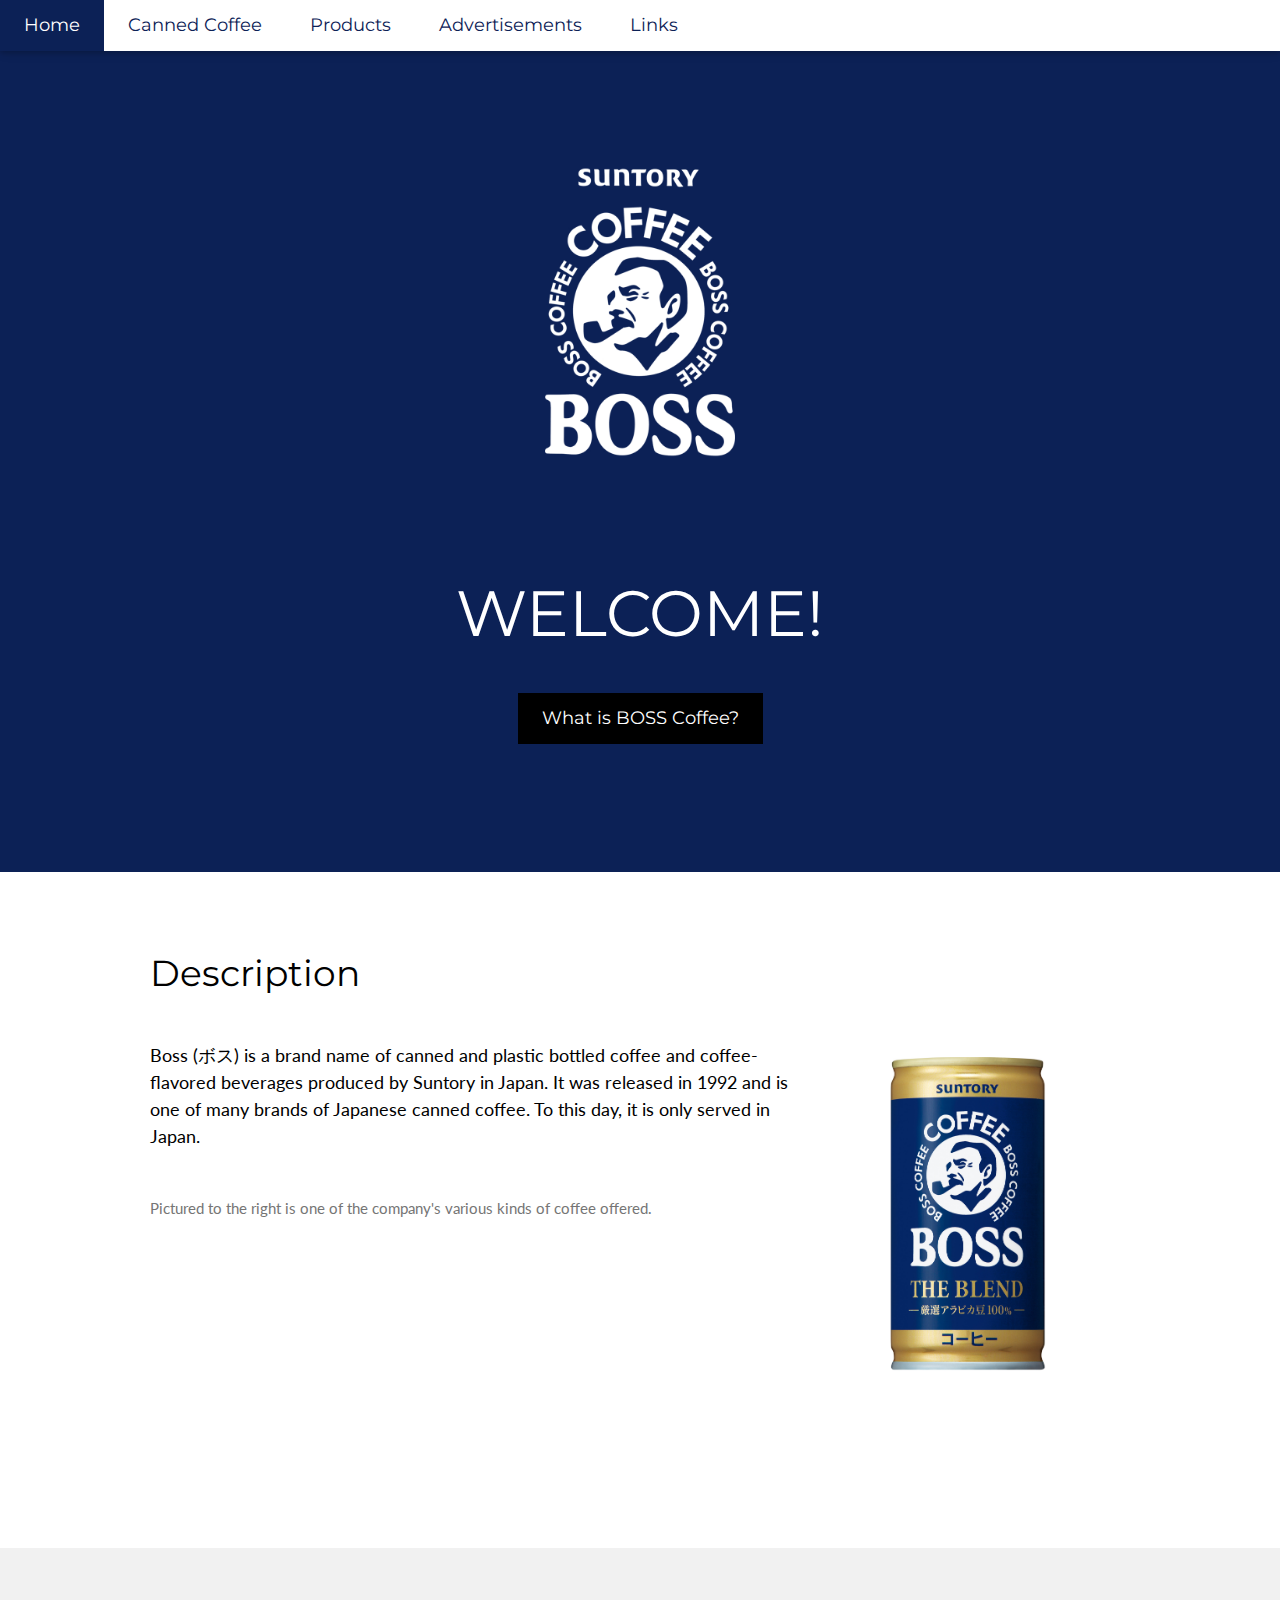
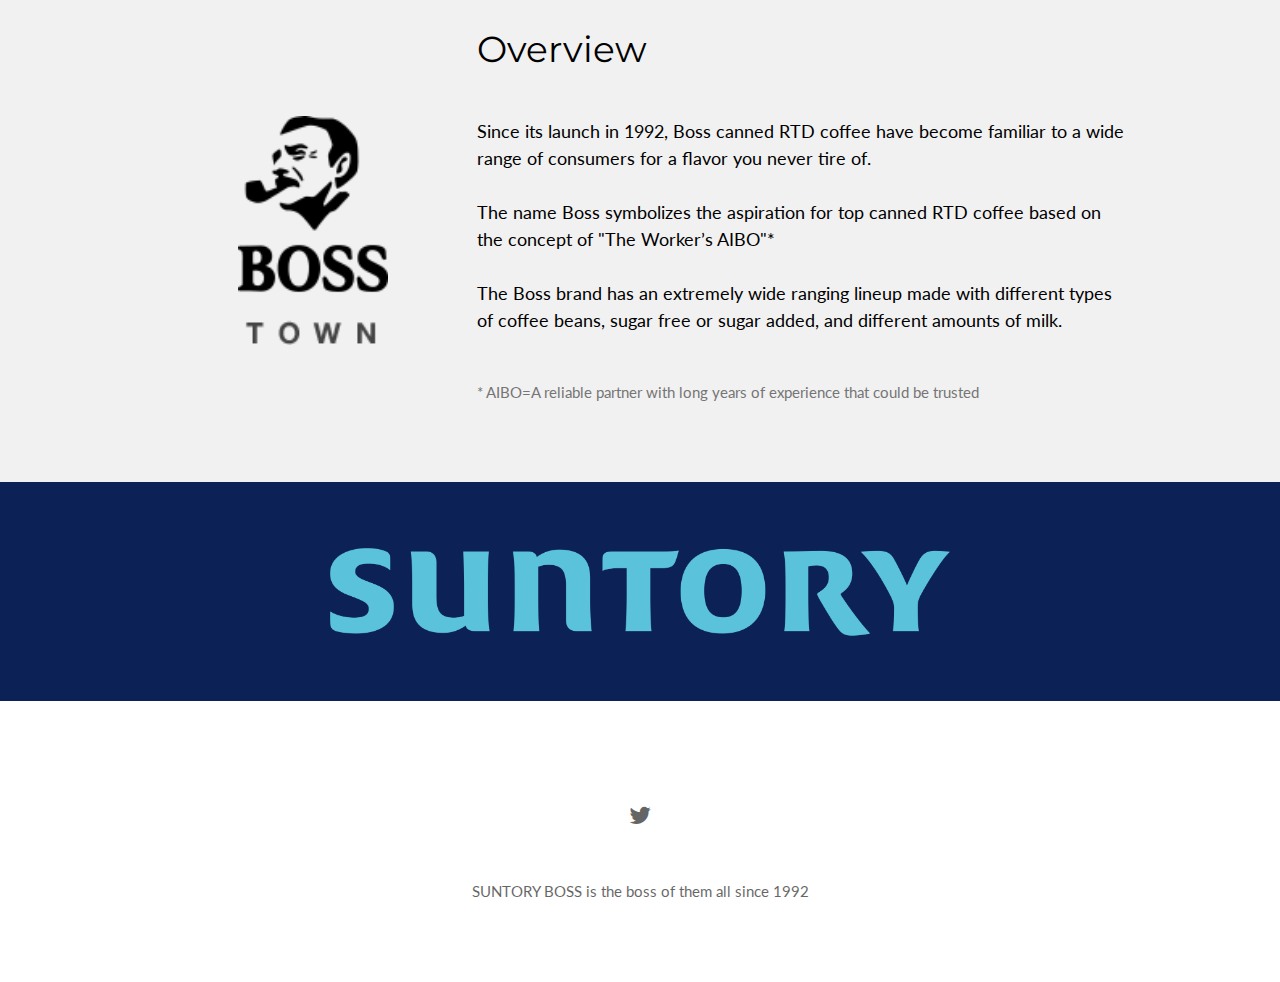
<file: index.html>
<!DOCTYPE html>
<html lang="en">
    <head>
        <meta charset="UTF-8">
        <title>Suntory BOSS</title>
        <meta name="viewport" content="width=device-width, initial-scale=1">
        <link rel="stylesheet" href="https://www.w3schools.com/w3css/4/w3.css">
        <link rel="stylesheet" href="https://fonts.googleapis.com/css?family=Lato">
        <link rel="stylesheet" href="https://fonts.googleapis.com/css?family=Montserrat">
        <link rel="stylesheet" href="https://cdnjs.cloudflare.com/ajax/libs/font-awesome/4.7.0/css/font-awesome.min.css">
        <link rel="stylesheet" type="text/css" href="./css/master.css">
        <link rel="stylesheet" type="text/css" href="./css/index.css">
    </head>
    <body>
        <!-- Navbar -->
        <div class="w3-top">
            <div class="w3-bar secondary-color w3-card-2 w3-left-align w3-large">
                <a class="w3-bar-item w3-button w3-hide-medium w3-hide-large w3-right w3-padding-large hover-primary primary w3-large primary-color" href="javascript:void(0);" onclick="myFunction()" title="Toggle Navigation Menu"><i class="fa fa-bars"></i></a>
                <a href="#" class="w3-bar-item w3-button w3-padding-large hover-primary">Home</a>
                <a href="./canned_coffee/background.html" class="w3-bar-item w3-button w3-hide-small w3-padding-large hover-primary">Canned Coffee</a>
                <a href="./boss_town/products.html" class="w3-bar-item w3-button w3-hide-small w3-padding-large hover-primary">Products</a>
                <a href="./boss_town/advertisements.html" class="w3-bar-item w3-button w3-hide-small w3-padding-large hover-primary">Advertisements</a>
                <a href="./boss_town/links.html" class="w3-bar-item w3-button w3-hide-small w3-padding-large hover-primary">Links</a>
            </div>

            <!-- Navbar on small screens -->
            <div id="navDemo" class="w3-bar-block w3-white w3-hide w3-hide-large w3-hide-medium w3-large">
                <a href="./canned_coffee/background.html" class="w3-bar-item w3-button w3-padding-large">Canned Coffee</a>
                <a href="./boss_town/products.html" class="w3-bar-item w3-button w3-padding-large">Products</a>
                <a href="./boss_town/advertisements.html" class="w3-bar-item w3-button w3-padding-large">Advertisements</a>
                <a href="./boss_town/links.html" class="w3-bar-item w3-button w3-padding-large">Links</a>
            </div>
        </div>

        <!-- Header -->
        <header class="w3-container primary-color w3-center" style="padding:128px 16px">
            <img id="mainLogo" src="./img/suntory_boss_logo.jpg" alt="Suntory BOSS" />
            <h1 class="w3-margin w3-jumbo text-color">WELCOME!</h1>
            <button class="w3-button w3-black w3-padding-large w3-large w3-margin-top">What is BOSS Coffee?</button>
        </header>

        <!-- First Grid -->
        <div id="firstGrid" class="w3-row-padding w3-padding-64 w3-container">
            <div class="w3-content">
                <div class="w3-twothird">
                    <h1>Description</h1>
                    <h5 class="w3-padding-32">Boss (ボス) is a brand name of canned and plastic bottled coffee and
                        coffee-flavored beverages produced by Suntory in Japan. It was released in 1992 and is one of
                        many brands of Japanese canned coffee.  To this day, it is only served in Japan.</h5>

                    <p class="w3-text-grey">Pictured to the right is one of the company's various kinds of coffee offered.</p>
                </div>

                <div class="w3-third w3-center">
                    <img id="cannedCoffee" class="w3-padding-64" src="./img/boss_coffee_can.jpg" alt="BOSS Canned Coffee" />
                </div>
            </div>
        </div>

        <!-- Second Grid -->
        <div id="secondGrid" class="w3-row-padding w3-light-grey w3-padding-64 w3-container">
            <div class="w3-content">
                <div class="w3-third w3-center">
                    <img id="overview" class="w3-padding-64" src="./img/overview_logo.png" alt="BOSS Coffee" />
                </div>

                <div class="w3-twothird">
                    <h1>Overview</h1>
                    <h5 class="w3-padding-32">Since its launch in 1992, Boss canned RTD coffee have become familiar to
                        a wide range of consumers for a flavor you never tire of.
                        <br><br>
                        The name Boss symbolizes the aspiration for top canned RTD coffee based on the concept of
                        "The Worker’s AIBO"*
                        <br><br>
                        The Boss brand has an extremely wide ranging lineup made with different types of coffee beans,
                        sugar free or sugar added, and different amounts of milk.</h5>

                    <p class="w3-text-grey">* AIBO=A reliable partner with long years of experience that could be trusted</p>
                </div>
            </div>
        </div>

        <div class="w3-container primary-color w3-center w3-padding-64">
            <img id="footerLogo" src="./img/suntory_logo.png" alt="BOSS Coffee" />
        </div>

        <!-- Footer -->
        <footer class="w3-container w3-padding-64 w3-center w3-opacity">
            <div class="w3-xlarge w3-padding-32">
                <a href="https://twitter.com/suntory" target="_blank"><i class="fa fa-twitter w3-hover-opacity"></i></a>
            </div>
            <p>SUNTORY BOSS is the boss of them all since 1992</p>
        </footer>

        <script>
            // Used to toggle the menu on small screens when clicking on the menu button
            function myFunction() {
                var x = document.getElementById("navDemo");
                if (x.className.indexOf("w3-show") == -1) {
                    x.className += " w3-show";
                } else {
                    x.className = x.className.replace(" w3-show", "");
                }
            }
        </script>
        <script src="https://ajax.googleapis.com/ajax/libs/jquery/3.2.0/jquery.min.js"></script>
        <script src="./js/master.js"></script>
    </body>
</html>
</file>
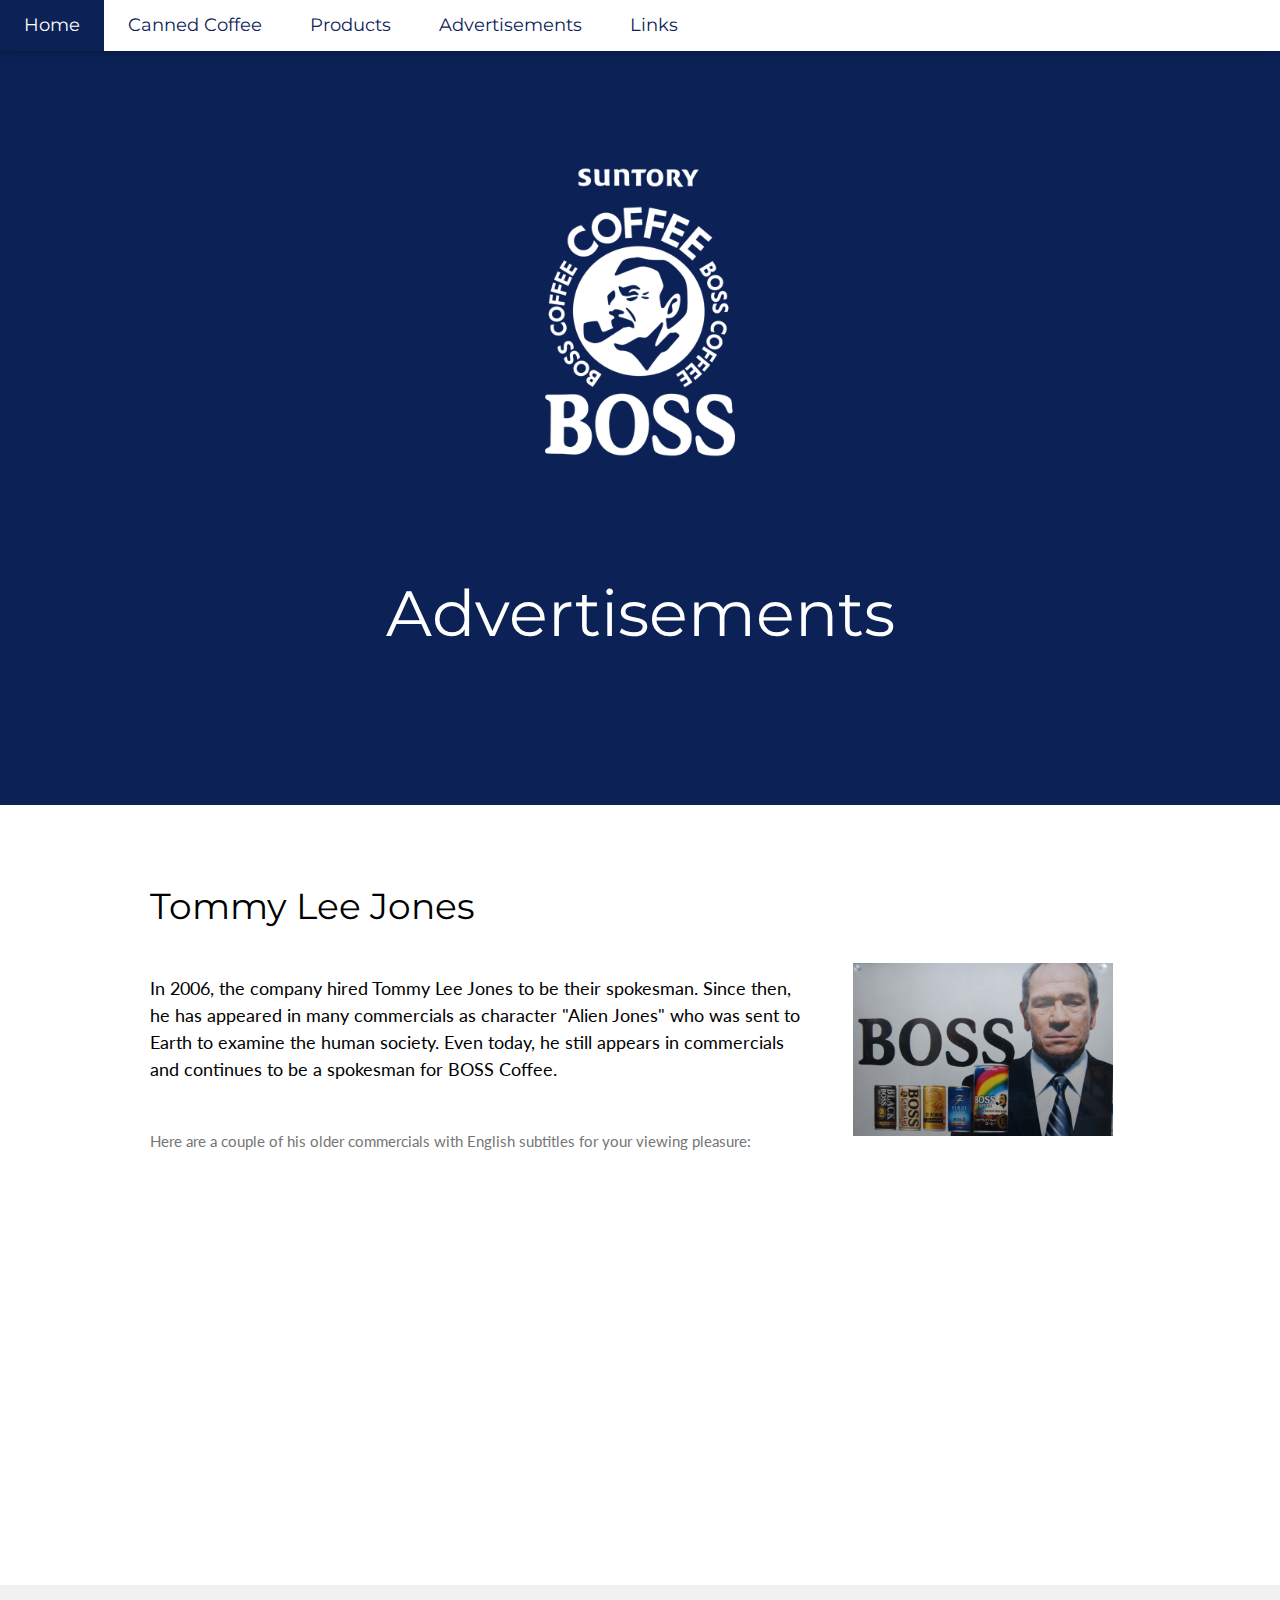
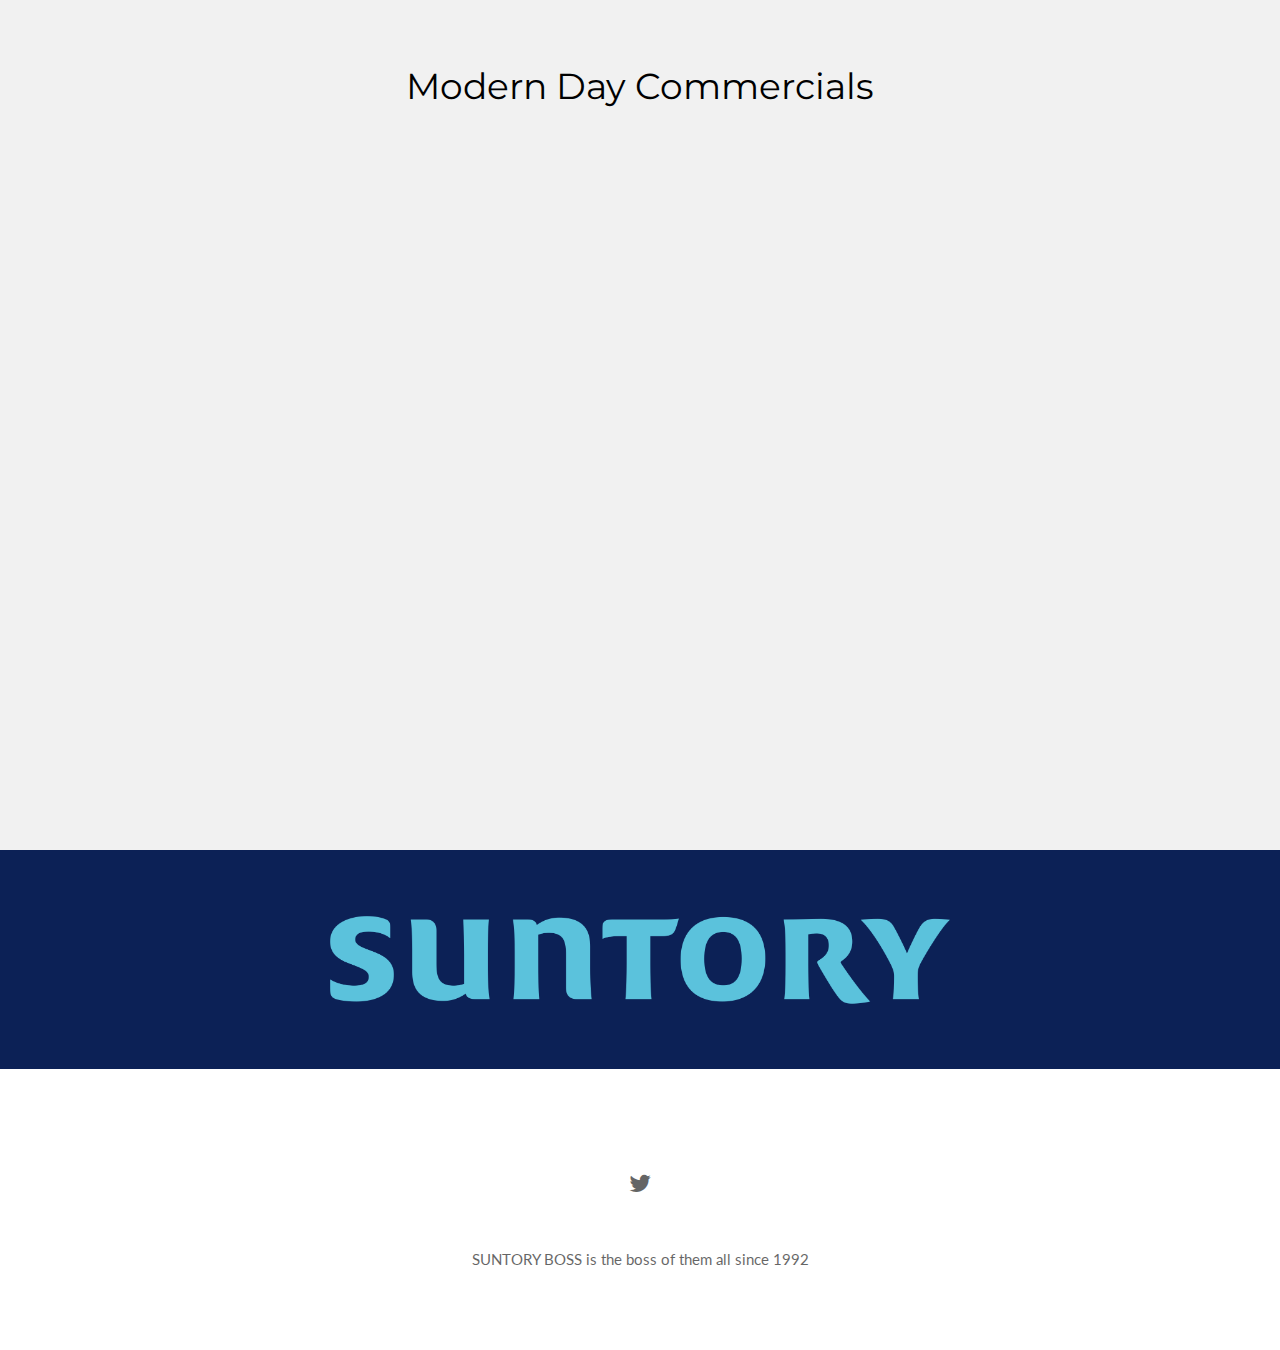
<file: boss_town/advertisements.html>
<!DOCTYPE html>
<html lang="en">
<head>
    <meta charset="UTF-8">
    <title>Suntory BOSS</title>
    <meta name="viewport" content="width=device-width, initial-scale=1">
    <link rel="stylesheet" href="https://www.w3schools.com/w3css/4/w3.css">
    <link rel="stylesheet" href="https://fonts.googleapis.com/css?family=Lato">
    <link rel="stylesheet" href="https://fonts.googleapis.com/css?family=Montserrat">
    <link rel="stylesheet" href="https://cdnjs.cloudflare.com/ajax/libs/font-awesome/4.7.0/css/font-awesome.min.css">
    <link rel="stylesheet" type="text/css" href="../css/master.css">
    <link rel="stylesheet" type="text/css" href="../css/advertisements.css">
</head>
<body>
<!-- Navbar -->
<div class="w3-top">
    <div class="w3-bar secondary-color w3-card-2 w3-left-align w3-large">
        <a class="w3-bar-item w3-button w3-hide-medium w3-hide-large w3-right w3-padding-large hover-primary primary w3-large primary-color" href="javascript:void(0);" onclick="myFunction()" title="Toggle Navigation Menu"><i class="fa fa-bars"></i></a>
        <a href="../index.html" class="w3-bar-item w3-button w3-padding-large hover-primary">Home</a>
        <a href="../canned_coffee/background.html" class="w3-bar-item w3-button w3-hide-small w3-padding-large hover-primary">Canned Coffee</a>
        <a href="./products.html" class="w3-bar-item w3-button w3-hide-small w3-padding-large hover-primary">Products</a>
        <a href="#" class="w3-bar-item w3-button w3-hide-small w3-padding-large hover-primary">Advertisements</a>
        <a href="./links.html" class="w3-bar-item w3-button w3-hide-small w3-padding-large hover-primary">Links</a>
    </div>

    <!-- Navbar on small screens -->
    <div id="navDemo" class="w3-bar-block w3-white w3-hide w3-hide-large w3-hide-medium w3-large">
        <a href="../canned_coffee/background.html" class="w3-bar-item w3-button w3-padding-large">Canned Coffee</a>
        <a href="./products.html" class="w3-bar-item w3-button w3-padding-large">Products</a>
        <a href="#" class="w3-bar-item w3-button w3-padding-large">Advertisements</a>
        <a href="./links.html" class="w3-bar-item w3-button w3-padding-large">Links</a>
    </div>
</div>

<!-- Header -->
<header class="w3-container primary-color w3-center" style="padding:128px 16px">
    <img id="mainLogo" src="../img/suntory_boss_logo.jpg" alt="Suntory BOSS" />
    <h1 id="title" class="w3-margin text-color">Advertisements</h1>
</header>

<!-- First Grid -->
<div class="w3-row-padding w3-padding-64 w3-container">
    <div class="w3-content">
        <div class="w3-twothird">
            <h1>Tommy Lee Jones</h1>
            <h5 class="w3-padding-32"> In 2006, the company hired Tommy Lee Jones to be their spokesman. Since then, he
                has appeared in many commercials as character "Alien Jones" who was sent to Earth to examine the human
                society. Even today, he still appears in commercials and continues to be a spokesman for BOSS Coffee.</h5>
            <p class="w3-text-grey">Here are a couple of his older commercials with English subtitles for your viewing pleasure:</p>
        </div>
        <div class="w3-third">
            <img id="tommyJonesPic" class="w3-padding-64" src="../img/tommy_jones.jpg" alt="Tommy Lee Jones" />
        </div>
        <iframe width="560" height="315" src="https://www.youtube.com/embed/lWYtrF1z5mc" frameborder="0" allowfullscreen></iframe>
    </div>
</div>

<!-- Second Grid -->
<div id="secondGrid" class="w3-row-padding w3-light-grey w3-padding-64 w3-container">
    <div class="w3-content">
        <div class="w3-center">
            <h1>Modern Day Commercials</h1>
            <div>
                <iframe width="560" height="315" src="https://www.youtube.com/embed/zZ-kPP1caJ4" frameborder="0" allowfullscreen></iframe>
                <br><br>
                <iframe width="560" height="315" src="https://www.youtube.com/embed/q71fhS93bG4" frameborder="0" allowfullscreen></iframe>
            </div>
        </div>
    </div>
</div>

<div class="w3-container primary-color w3-center w3-padding-64">
    <img id="footerLogo" src="../img/suntory_logo.png" alt="BOSS Coffee" />
</div>

<!-- Footer -->
<footer class="w3-container w3-padding-64 w3-center w3-opacity">
    <div class="w3-xlarge w3-padding-32">
        <a href="https://twitter.com/suntory" target="_blank"><i class="fa fa-twitter w3-hover-opacity"></i></a>
    </div>
    <p>SUNTORY BOSS is the boss of them all since 1992</p>
</footer>

<script>
    // Used to toggle the menu on small screens when clicking on the menu button
    function myFunction() {
        var x = document.getElementById("navDemo");
        if (x.className.indexOf("w3-show") == -1) {
            x.className += " w3-show";
        } else {
            x.className = x.className.replace(" w3-show", "");
        }
    }
</script>
</body>
</html>
</file>
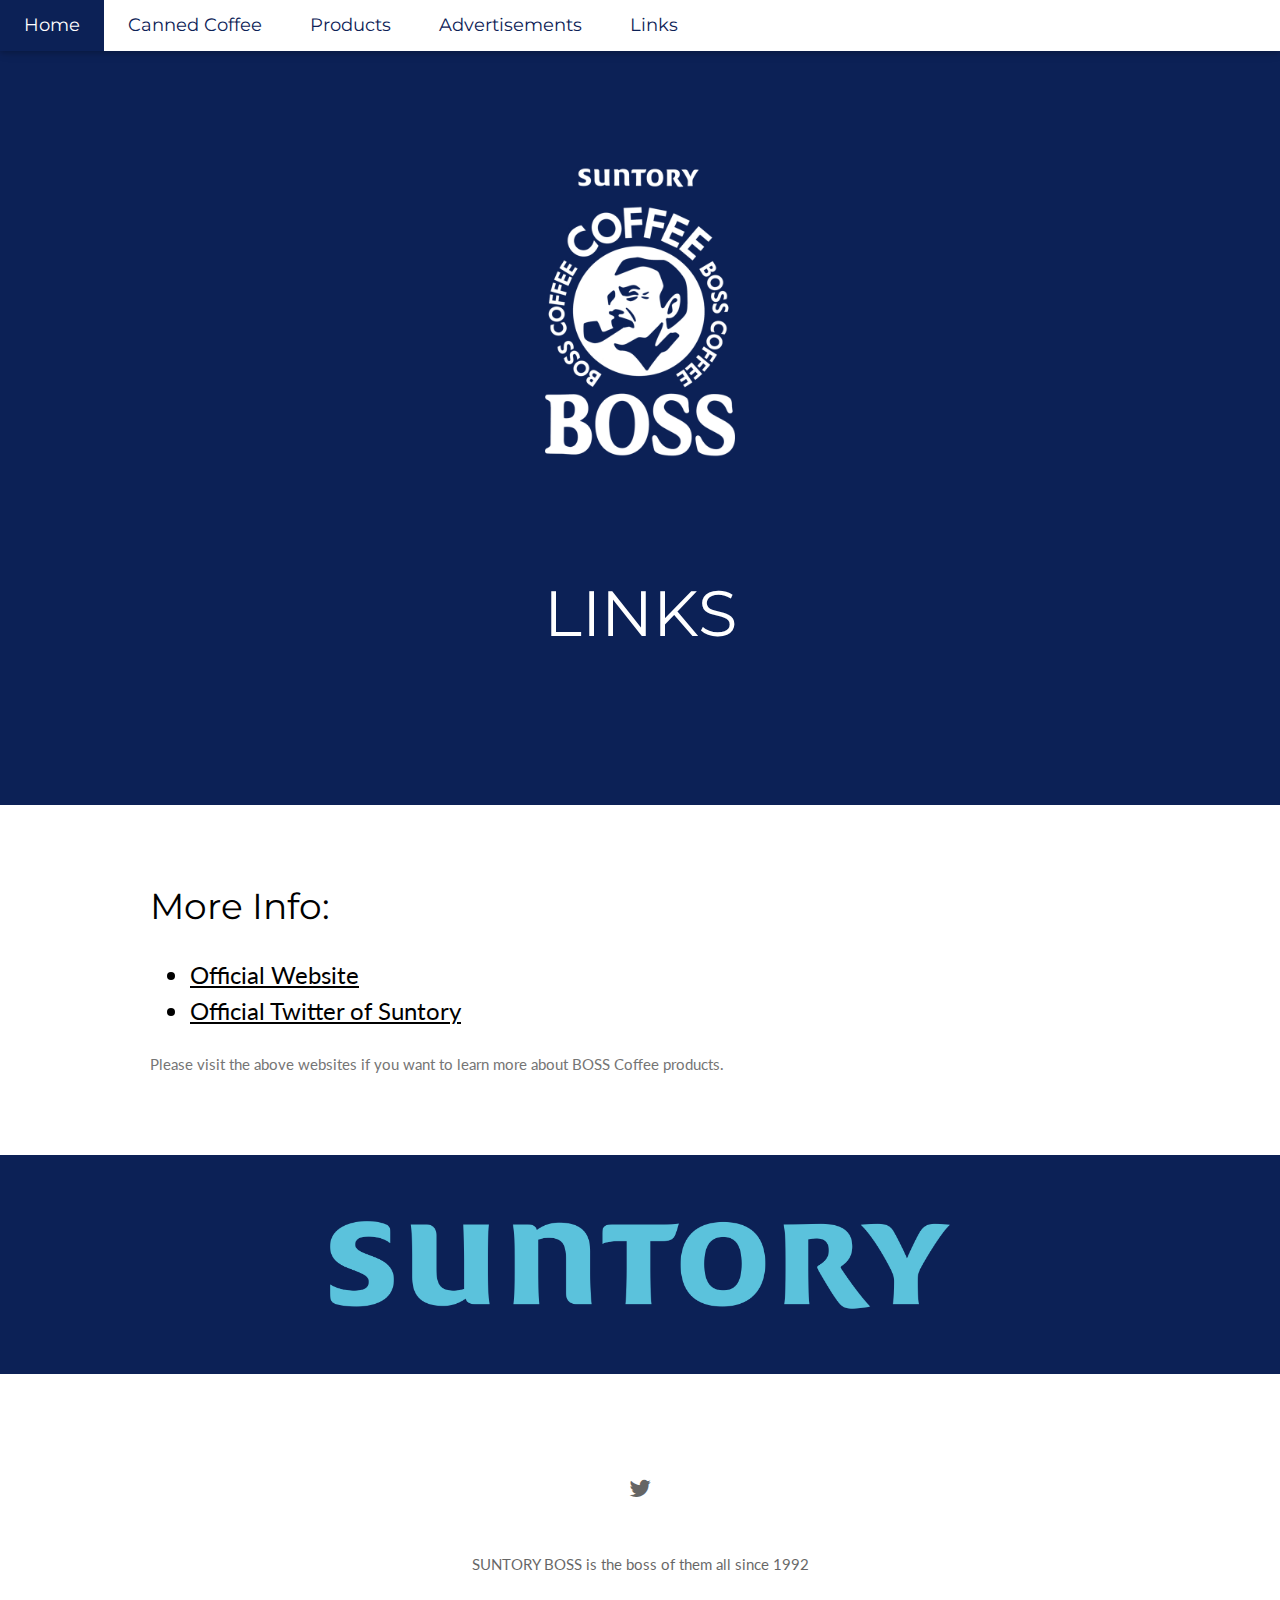
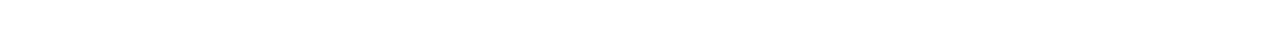
<file: boss_town/links.html>
<!DOCTYPE html>
<html lang="en">
    <head>
        <meta charset="UTF-8">
        <title><!DOCTYPE html>
            <head>
                <meta charset="UTF-8">
                <title>Suntory BOSS</title>
                <meta name="viewport" content="width=device-width, initial-scale=1">
                <link rel="stylesheet" href="https://www.w3schools.com/w3css/4/w3.css">
                <link rel="stylesheet" href="https://fonts.googleapis.com/css?family=Lato">
                <link rel="stylesheet" href="https://fonts.googleapis.com/css?family=Montserrat">
                <link rel="stylesheet" href="https://cdnjs.cloudflare.com/ajax/libs/font-awesome/4.7.0/css/font-awesome.min.css">
                <link rel="stylesheet" type="text/css" href="../css/master.css">
                <link rel="stylesheet" type="text/css" href="../css/advertisements.css">
            </head>
    <body>
    <!-- Navbar -->
    <div class="w3-top">
        <div class="w3-bar secondary-color w3-card-2 w3-left-align w3-large">
            <a class="w3-bar-item w3-button w3-hide-medium w3-hide-large w3-right w3-padding-large hover-primary primary w3-large primary-color" href="javascript:void(0);" onclick="myFunction()" title="Toggle Navigation Menu"><i class="fa fa-bars"></i></a>
            <a href="../index.html" class="w3-bar-item w3-button w3-padding-large hover-primary">Home</a>
            <a href="../canned_coffee/background.html" class="w3-bar-item w3-button w3-hide-small w3-padding-large hover-primary">Canned Coffee</a>
            <a href="./products.html" class="w3-bar-item w3-button w3-hide-small w3-padding-large hover-primary">Products</a>
            <a href="./advertisements.html" class="w3-bar-item w3-button w3-hide-small w3-padding-large hover-primary">Advertisements</a>
            <a href= "#" class="w3-bar-item w3-button w3-hide-small w3-padding-large hover-primary">Links</a>
        </div>

        <!-- Navbar on small screens -->
        <div id="navDemo" class="w3-bar-block w3-white w3-hide w3-hide-large w3-hide-medium w3-large">
            <a href="../canned_coffee/background.html" class="w3-bar-item w3-button w3-padding-large">Canned Coffee</a>
            <a href="./products.html" class="w3-bar-item w3-button w3-padding-large">Products</a>
            <a href="./advertisements.html" class="w3-bar-item w3-button w3-padding-large">Advertisements</a>
            <a href="#" class="w3-bar-item w3-button w3-padding-large">Links</a>
        </div>
    </div>

    <!-- Header -->
    <header class="w3-container primary-color w3-center" style="padding:128px 16px">
        <img id="mainLogo" src="../img/suntory_boss_logo.jpg" alt="Suntory BOSS" />
        <h1 class="w3-margin w3-jumbo text-color">LINKS</h1>
    </header>

    <!-- First Grid -->
    <div class="w3-row-padding w3-padding-64 w3-container">
        <div class="w3-content">
            <div>
                <h1>More Info:</h1>
                <h3>
                    <ul>
                        <li>
                            <a href="http://www.suntory.co.jp/softdrink/boss/" target="_blank">Official Website</a>
                        </li>
                        <li>
                            <a href="https://twitter.com/suntory" target="_blank">Official Twitter of Suntory</a>
                        </li>
                    </ul>
                </h3>
                <p class="w3-text-grey">Please visit the above websites if you want to learn more about BOSS Coffee products.</p>
            </div>
        </div>
    </div>

    <div class="w3-container primary-color w3-center w3-padding-64">
        <img id="footerLogo" src="../img/suntory_logo.png" alt="BOSS Coffee" />
    </div>

    <!-- Footer -->
    <footer class="w3-container w3-padding-64 w3-center w3-opacity">
        <div class="w3-xlarge w3-padding-32">
            <a href="https://twitter.com/suntory" target="_blank"><i class="fa fa-twitter w3-hover-opacity"></i></a>
        </div>
        <p>SUNTORY BOSS is the boss of them all since 1992</p>
    </footer>

    <script>
        // Used to toggle the menu on small screens when clicking on the menu button
        function myFunction() {
            var x = document.getElementById("navDemo");
            if (x.className.indexOf("w3-show") == -1) {
                x.className += " w3-show";
            } else {
                x.className = x.className.replace(" w3-show", "");
            }
        }
    </script>
    </body>
</html>
</file>
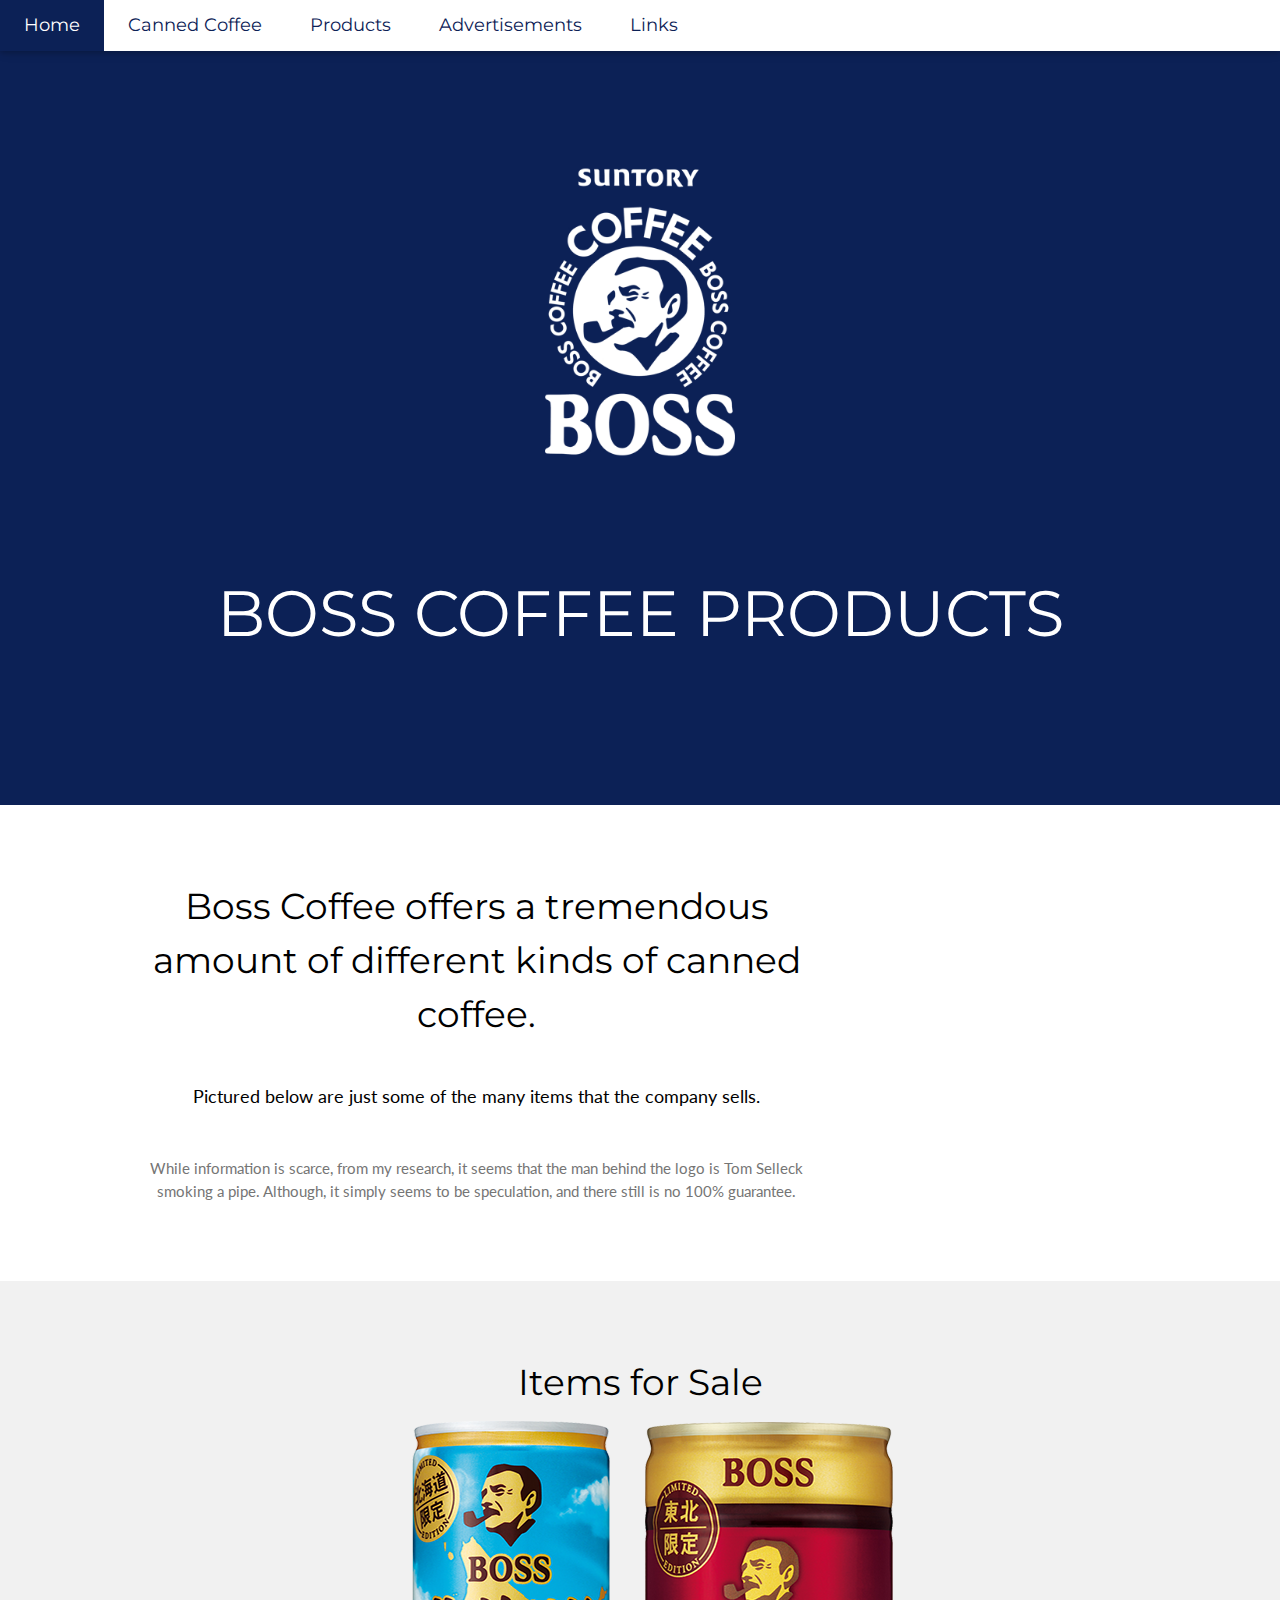
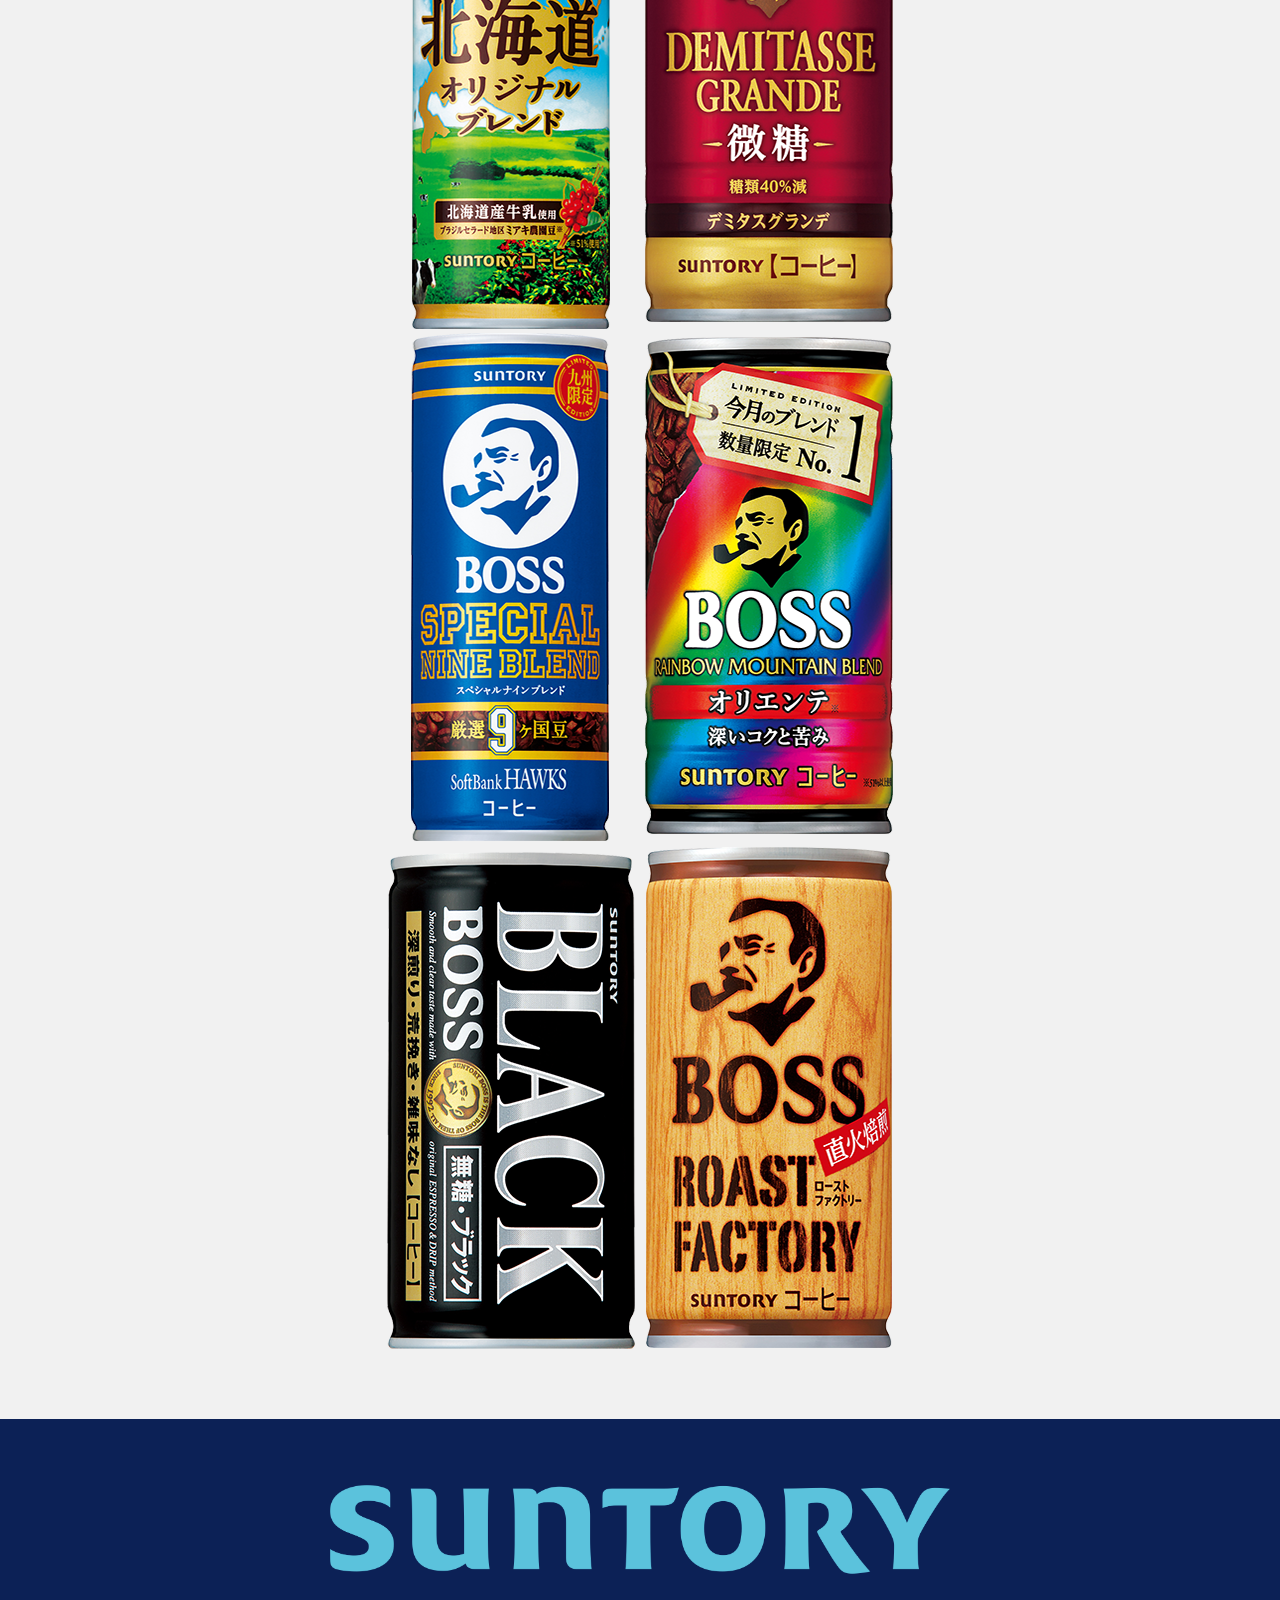
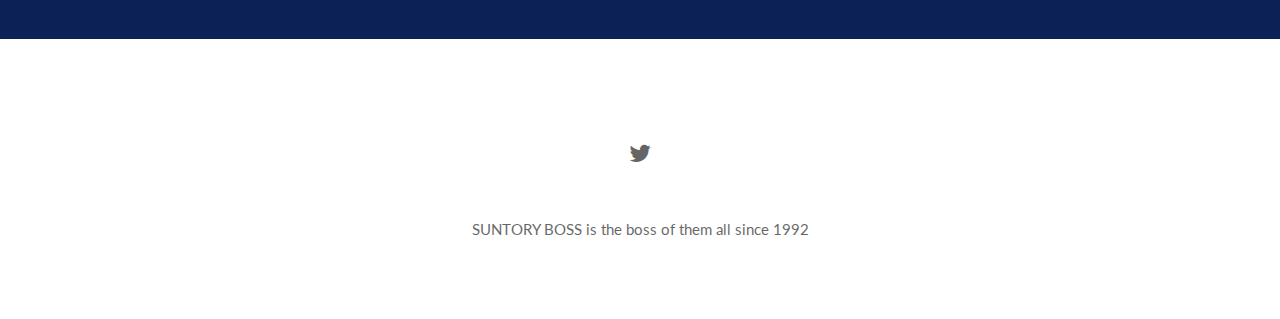
<file: boss_town/products.html>
<!DOCTYPE html>
<html lang="en">
    <head>
        <meta charset="UTF-8">
        <title>Suntory BOSS</title>
        <meta name="viewport" content="width=device-width, initial-scale=1">
        <link rel="stylesheet" href="https://www.w3schools.com/w3css/4/w3.css">
        <link rel="stylesheet" href="https://fonts.googleapis.com/css?family=Lato">
        <link rel="stylesheet" href="https://fonts.googleapis.com/css?family=Montserrat">
        <link rel="stylesheet" href="https://cdnjs.cloudflare.com/ajax/libs/font-awesome/4.7.0/css/font-awesome.min.css">
        <link rel="stylesheet" type="text/css" href="../css/master.css">
    </head>
    <body>
    <!-- Navbar -->
    <div class="w3-top">
        <div class="w3-bar secondary-color w3-card-2 w3-left-align w3-large">
            <a class="w3-bar-item w3-button w3-hide-medium w3-hide-large w3-right w3-padding-large hover-primary primary w3-large primary-color" href="javascript:void(0);" onclick="myFunction()" title="Toggle Navigation Menu"><i class="fa fa-bars"></i></a>
            <a href="../index.html" class="w3-bar-item w3-button w3-padding-large hover-primary">Home</a>
            <a href="../canned_coffee/background.html" class="w3-bar-item w3-button w3-hide-small w3-padding-large hover-primary">Canned Coffee</a>
            <a href="#" class="w3-bar-item w3-button w3-hide-small w3-padding-large hover-primary">Products</a>
            <a href="./advertisements.html" class="w3-bar-item w3-button w3-hide-small w3-padding-large hover-primary">Advertisements</a>
            <a href="./links.html" class="w3-bar-item w3-button w3-hide-small w3-padding-large hover-primary">Links</a>
        </div>

        <!-- Navbar on small screens -->
        <div id="navDemo" class="w3-bar-block w3-white w3-hide w3-hide-large w3-hide-medium w3-large">
            <a href="../canned_coffee/background.html" class="w3-bar-item w3-button w3-padding-large">Canned Coffee</a>
            <a href="#" class="w3-bar-item w3-button w3-padding-large">Products</a>
            <a href="./advertisements.html" class="w3-bar-item w3-button w3-padding-large">Advertisements</a>
            <a href="./links.html" class="w3-bar-item w3-button w3-padding-large">Links</a>
        </div>
    </div>

    <!-- Header -->
    <header class="w3-container primary-color w3-center" style="padding:128px 16px">
        <img id="mainLogo" src="../img/suntory_boss_logo.jpg" alt="Suntory BOSS" />
        <h1 class="w3-margin w3-jumbo text-color">BOSS COFFEE PRODUCTS</h1>
    </header>

    <!-- First Grid -->
    <div class="w3-row-padding w3-padding-64 w3-container">
        <div class="w3-content">
            <div class="w3-twothird w3-center">
                <h1>Boss Coffee offers a tremendous amount of different kinds of canned coffee.</h1>
                <h5 class="w3-padding-32"> Pictured below are just some of the many items that the company sells.</h5>

                <p class="w3-text-grey">While information is scarce, from my research, it seems that the man behind the
                    logo is Tom Selleck smoking a pipe. Although, it simply seems to be speculation, and there still is
                    no 100% guarantee.</p>
            </div>
        </div>
    </div>

    <!-- Second Grid -->
    <div id="secondGrid" class="w3-row-padding w3-light-grey w3-padding-64 w3-container">
        <div class="w3-content">
            <div class="w3-center">
                <h1>Items for Sale</h1>
                <div>
                    <img src="../img/hokkaido_item.png" alt="Hokkaido Item" />
                    <img src="../img/grande_item.png" alt="Grande Item" />
                </div>
                <div>
                    <img src="../img/kyushu_item.png" alt="Kyushu Item" />
                    <img src="../img/rainbow_no1_item.png" alt="Rainbow Item" />
                </div>
                <div>
                    <img src="../img/black_item.png" alt="Black Item" />
                    <img src="../img/roast_factory_item.png" alt="Roast Item" />
                </div>
            </div>
        </div>
    </div>

    <div class="w3-container primary-color w3-center w3-padding-64">
        <img id="footerLogo" src="../img/suntory_logo.png" alt="BOSS Coffee" />
    </div>

    <!-- Footer -->
    <footer class="w3-container w3-padding-64 w3-center w3-opacity">
        <div class="w3-xlarge w3-padding-32">
            <a href="https://twitter.com/suntory" target="_blank"><i class="fa fa-twitter w3-hover-opacity"></i></a>
        </div>
        <p>SUNTORY BOSS is the boss of them all since 1992</p>
    </footer>

    <script>
        // Used to toggle the menu on small screens when clicking on the menu button
        function myFunction() {
            var x = document.getElementById("navDemo");
            if (x.className.indexOf("w3-show") == -1) {
                x.className += " w3-show";
            } else {
                x.className = x.className.replace(" w3-show", "");
            }
        }
    </script>
    </body>
</html>
</file>
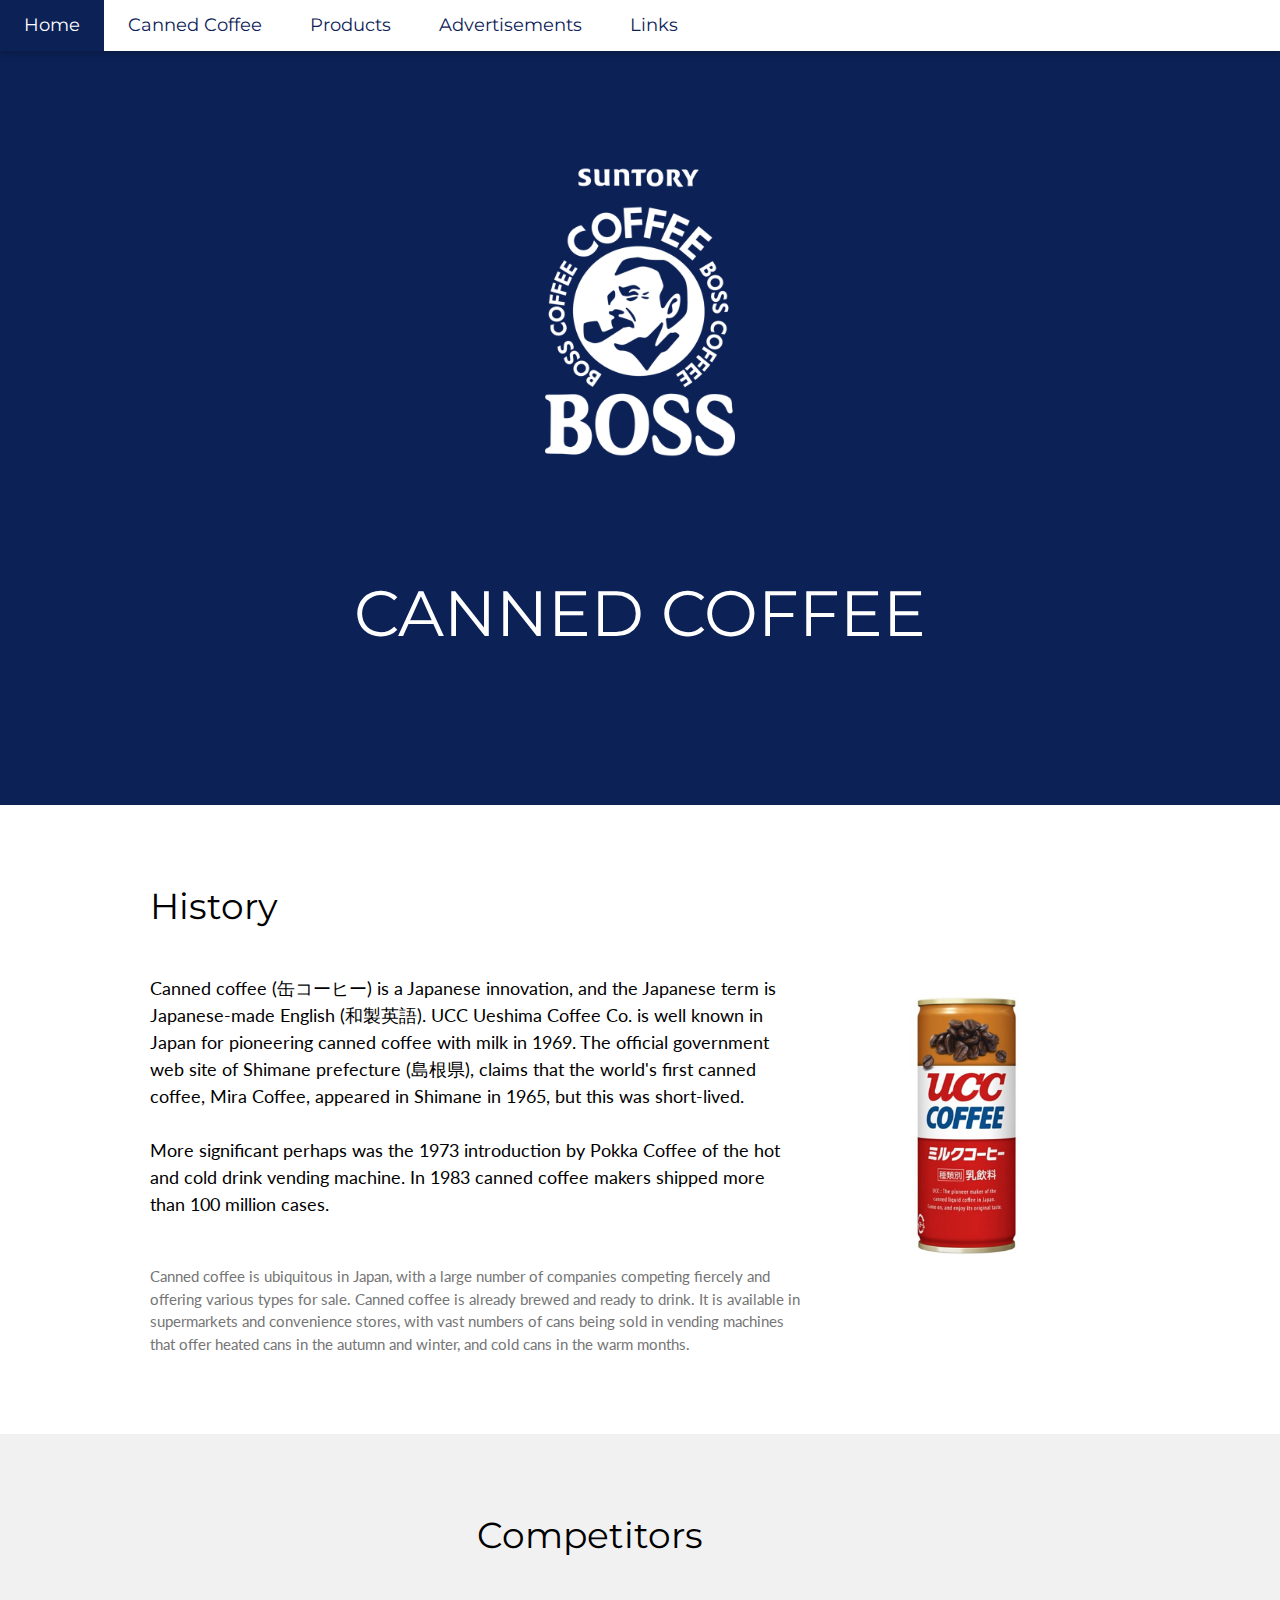
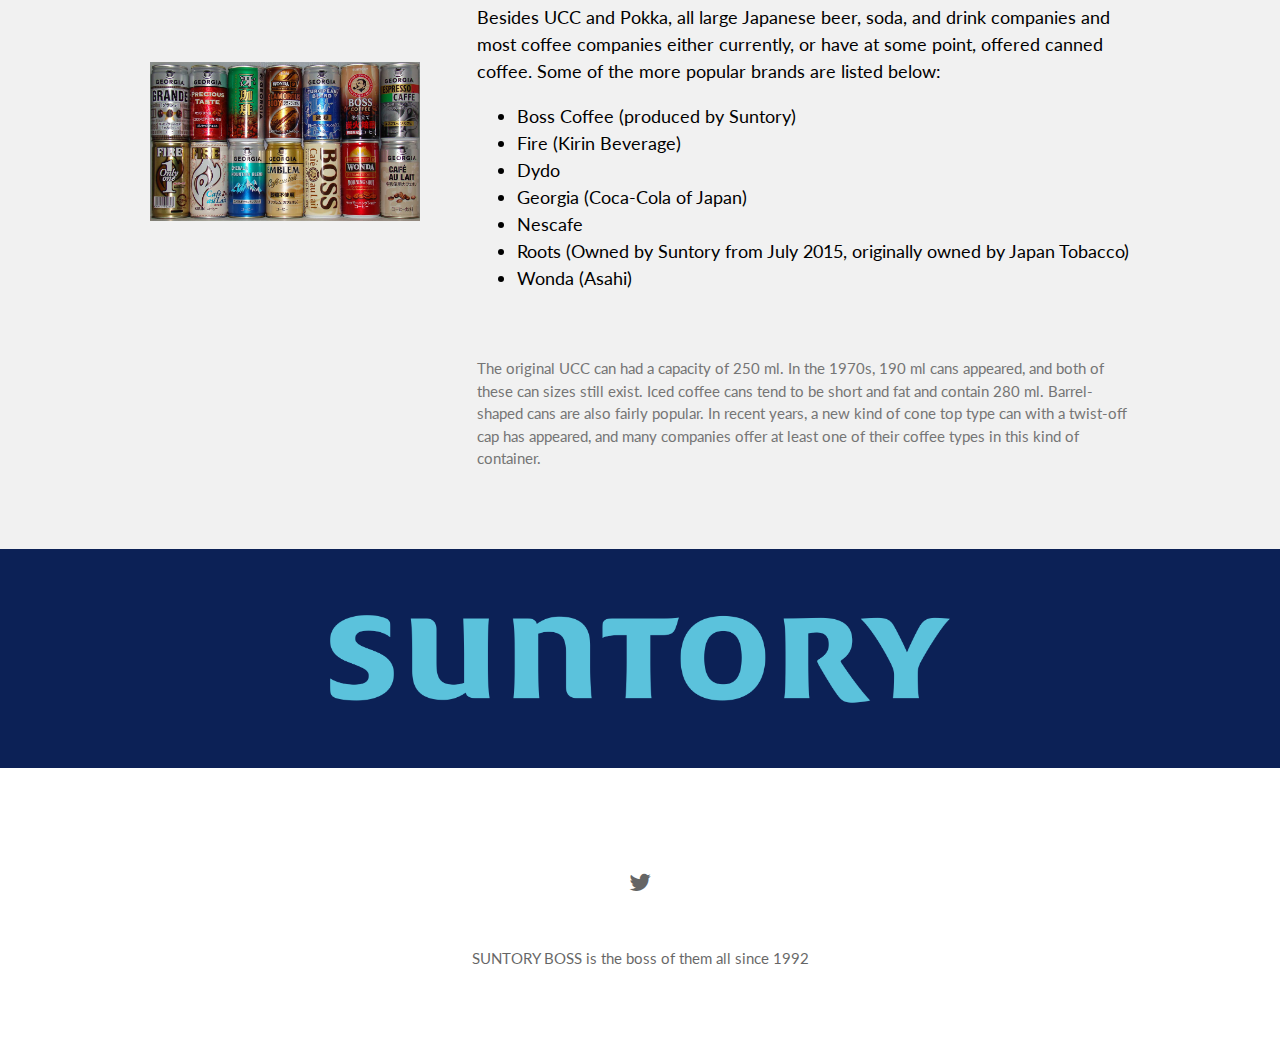
<file: canned_coffee/background.html>
<!DOCTYPE html>
<html lang="en">
    <head>
        <meta charset="UTF-8">
        <title>Suntory BOSS</title>
        <meta name="viewport" content="width=device-width, initial-scale=1">
        <link rel="stylesheet" href="https://www.w3schools.com/w3css/4/w3.css">
        <link rel="stylesheet" href="https://fonts.googleapis.com/css?family=Lato">
        <link rel="stylesheet" href="https://fonts.googleapis.com/css?family=Montserrat">
        <link rel="stylesheet" href="https://cdnjs.cloudflare.com/ajax/libs/font-awesome/4.7.0/css/font-awesome.min.css">
        <link rel="stylesheet" type="text/css" href="../css/master.css">
        <link rel="stylesheet" type="text/css" href="../css/canned_coffee.css">
    </head>
    <body>
    <!-- Navbar -->
    <div class="w3-top">
        <div class="w3-bar secondary-color w3-card-2 w3-left-align w3-large">
            <a class="w3-bar-item w3-button w3-hide-medium w3-hide-large w3-right w3-padding-large primary hover-primary w3-large primary-color" href="javascript:void(0);" onclick="myFunction()" title="Toggle Navigation Menu"><i class="fa fa-bars"></i></a>
            <a href="../index.html" class="w3-bar-item w3-button w3-padding-large hover-primary">Home</a>
            <a href="#" class="w3-bar-item w3-button w3-hide-small w3-padding-large hover-primary">Canned Coffee</a>
            <a href="../boss_town/products.html" class="w3-bar-item w3-button w3-hide-small w3-padding-large hover-primary">Products</a>
            <a href="../boss_town/advertisements.html" class="w3-bar-item w3-button w3-hide-small w3-padding-large hover-primary">Advertisements</a>
            <a href="../boss_town/links.html" class="w3-bar-item w3-button w3-hide-small w3-padding-large hover-primary">Links</a>
        </div>

        <!-- Navbar on small screens -->
        <div id="navDemo" class="w3-bar-block w3-white w3-hide w3-hide-large w3-hide-medium w3-large">
            <a href="#" class="w3-bar-item w3-button w3-padding-large">Canned Coffee</a>
            <a href="../boss_town/products.html" class="w3-bar-item w3-button w3-padding-large">Products</a>
            <a href="../boss_town/advertisements.html" class="w3-bar-item w3-button w3-padding-large">Advertisements</a>
            <a href="../boss_town/links.html" class="w3-bar-item w3-button w3-padding-large">Links</a>
        </div>
    </div>

    <!-- Header -->
    <header class="w3-container primary-color w3-center" style="padding:128px 16px">
        <img id="mainLogo" src="../img/suntory_boss_logo.jpg" alt="Suntory BOSS" />
        <h1 class="w3-margin w3-jumbo text-color">CANNED COFFEE</h1>
    </header>

    <!-- First Grid -->
    <div class="w3-row-padding w3-padding-64 w3-container">
        <div class="w3-content">
            <div class="w3-twothird">
                <h1>History</h1>
                <h5 class="w3-padding-32">Canned coffee (缶コーヒー) is a Japanese innovation, and the Japanese term is
                    Japanese-made English (和製英語). UCC Ueshima Coffee Co. is well known in Japan for pioneering canned
                    coffee with milk in 1969. The official government web site of Shimane prefecture (島根県), claims that
                    the world's first canned coffee, Mira Coffee, appeared in Shimane in 1965, but this was short-lived.
                    <br><br>
                    More significant perhaps was the 1973 introduction by Pokka Coffee of the hot and cold drink vending
                    machine. In 1983 canned coffee makers shipped more than 100 million cases.</h5>

                <p class="w3-text-grey">Canned coffee is ubiquitous in Japan, with a large number of
                    companies competing fiercely and offering various types for sale. Canned coffee is already brewed and
                    ready to drink. It is available in supermarkets and convenience stores, with vast
                    numbers of cans being sold in vending machines that offer heated cans in the autumn and winter,
                    and cold cans in the warm months.</p>
            </div>

            <div class="w3-third w3-center">
                <img id="uccCoffee" class="w3-padding-64" src="../img/ucc_canned_coffee.webp" alt="UCC Canned Coffee" />
            </div>
        </div>
    </div>

    <!-- Second Grid -->
    <div id="secondGrid" class="w3-row-padding w3-light-grey w3-padding-64 w3-container">
        <div class="w3-content">
            <div class="w3-third w3-center">
                <img id="variousBrands" class="w3-padding-64" src="../img/various_brands.jpg" alt="Various Coffee Brands" />
            </div>

            <div class="w3-twothird">
                <h1>Competitors</h1>
                <h5 class="w3-padding-32">Besides UCC and Pokka, all large Japanese beer, soda, and drink companies and most
                    coffee companies either currently, or have at some point, offered canned coffee. Some of the more
                    popular brands are listed below:
                    <ul>
                        <li>Boss Coffee (produced by Suntory)</li>
                        <li>Fire (Kirin Beverage)</li>
                        <li>Dydo</li>
                        <li>Georgia (Coca-Cola of Japan)</li>
                        <li>Nescafe</li>
                        <li>Roots (Owned by Suntory from July 2015, originally owned by Japan Tobacco)</li>
                        <li>Wonda (Asahi)</li>
                    </ul>
                </h5>

                <p class="w3-text-grey">The original UCC can had a capacity of 250 ml. In the 1970s, 190 ml cans appeared,
                    and both of these can sizes still exist. Iced coffee cans tend to be short and fat and contain 280 ml.
                    Barrel-shaped cans are also fairly popular. In recent years, a new kind of cone top type can with a
                    twist-off cap has appeared, and many companies offer at least one of their coffee types in this kind of
                    container.</p>
            </div>
        </div>
    </div>

    <div class="w3-container primary-color w3-center w3-padding-64">
        <img id="footerLogo" src="../img/suntory_logo.png" alt="BOSS Coffee" />
    </div>

    <!-- Footer -->
    <footer class="w3-container w3-padding-64 w3-center w3-opacity">
        <div class="w3-xlarge w3-padding-32">
            <a href="https://twitter.com/suntory" target="_blank"><i class="fa fa-twitter w3-hover-opacity"></i></a>
        </div>
        <p>SUNTORY BOSS is the boss of them all since 1992</p>
    </footer>

    <script>
        // Used to toggle the menu on small screens when clicking on the menu button
        function myFunction() {
            var x = document.getElementById("navDemo");
            if (x.className.indexOf("w3-show") == -1) {
                x.className += " w3-show";
            } else {
                x.className = x.className.replace(" w3-show", "");
            }
        }
    </script>
    </body>
</html>
</file>
<file: css/master.css>
body,h1,h2,h3,h4,h5,h6 {
    font-family: "Lato", sans-serif
}

.w3-bar,h1,button {
    font-family: "Montserrat", sans-serif
}

#mainLogo {
    height: auto;
    width: 60%;
}

.primary-color {
    background-color: #0C2156;
}

.secondary-color {
    background-color: #FFFFFF;
    color: #0C2156;
}

.primary {
    background-color: #0C2156 !important;
    color: #FFFFFF !important;
}

.hover-primary:hover {
    background-color: #0C2156 !important;
    color: #FFFFFF !important;
}

.text-color {
    color: #FFFFFF;
}

#footerLogo {
    height: auto;
    max-width: 50%;
}
</file>
<file: css/index.css>
#cannedCoffee {
    height: auto;
    max-width: 90%;
}

#overview {
    margin-top: 40px;
    width: 150px;
    max-height: 100%;
}
</file>
<file: css/advertisements.css>
#title {
    font-size: 64px!important;
}

#tommyJonesPic {
    height: auto;
    margin-top: 30px;
    width: 310px;
    padding-left: 50px;
}

@media screen and (max-device-width: 750px) {
    #title {
        font-size: 45px!important;
    }

    #tommyJonesPic {
        max-width: 100%;
    }

    iframe {
        width: 350px;
    }
}
</file>
<file: css/canned_coffee.css>
#uccCoffee {
    height: auto;
    width: 100%;
    margin-top: 30px;
}

#variousBrands {
    height: auto;
    width: 450px;
    margin-top: 100px;
    padding-right: 180px;
}

@media screen and (max-device-width: 750px) {
    #variousBrands {
        max-width: 100%;
        padding-right: 0;
    }
}
</file>
